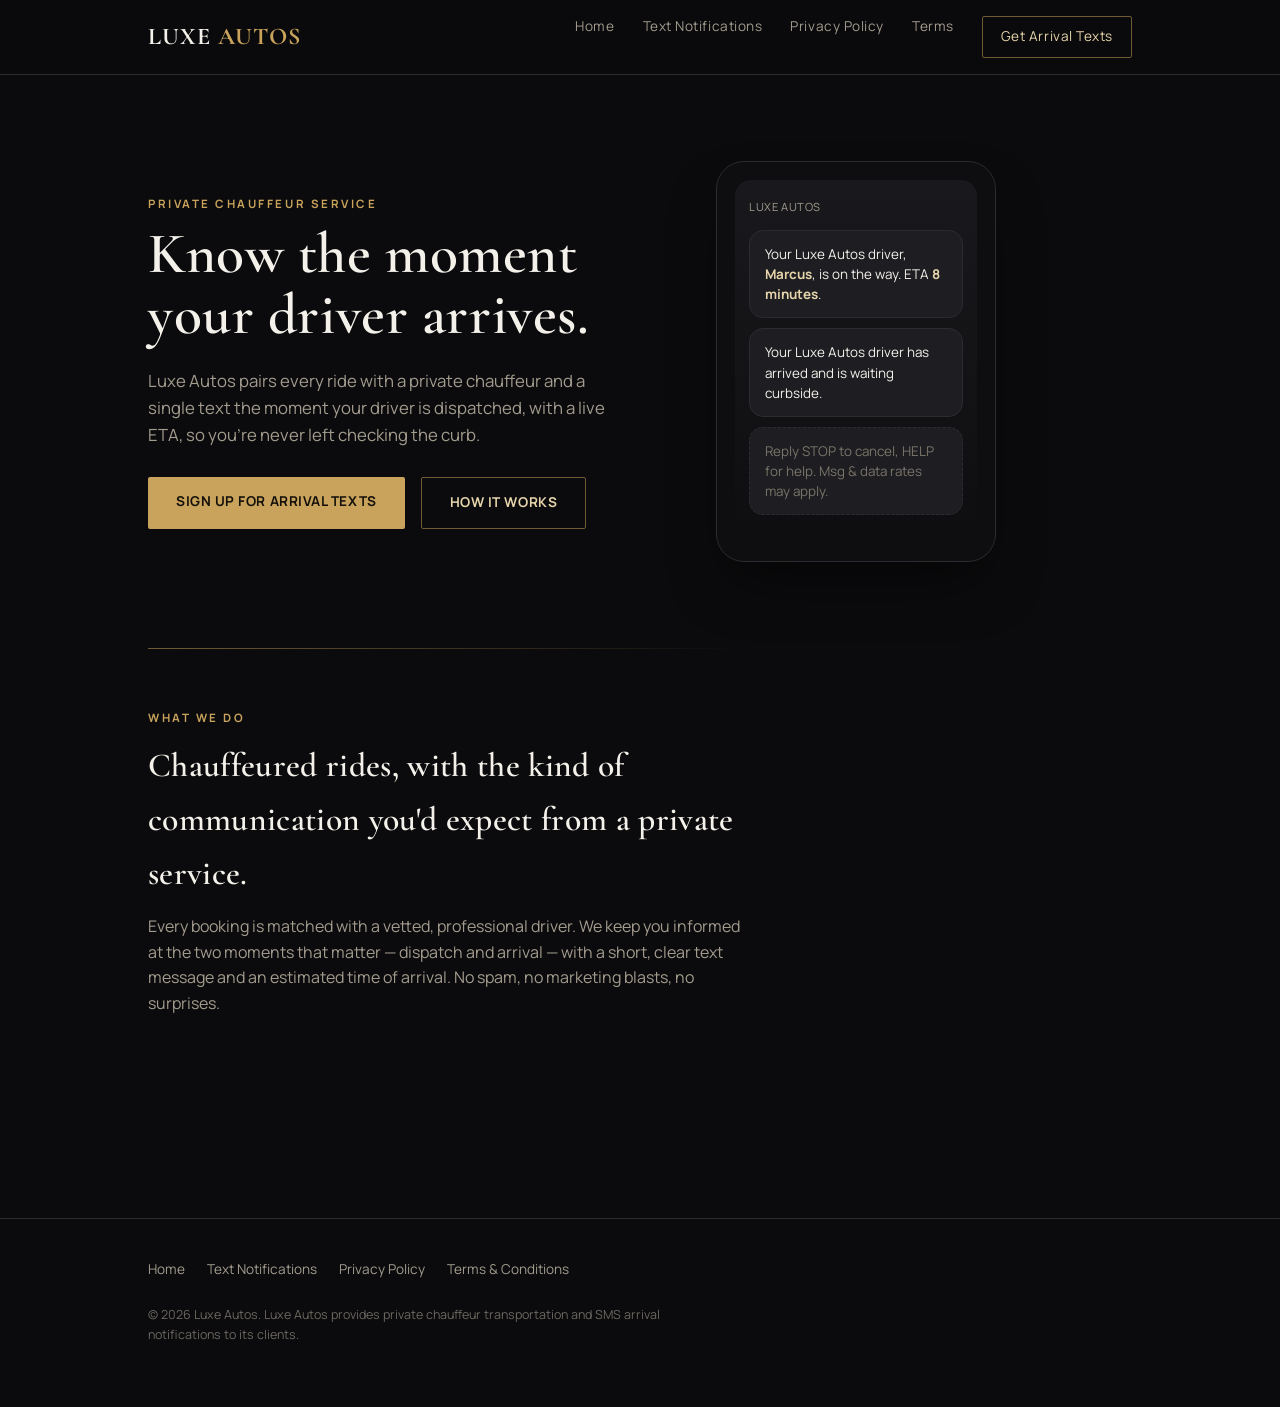
<file: index.html>
<!DOCTYPE html>
<html lang="en">
<head>
<meta charset="UTF-8">
<meta name="viewport" content="width=device-width, initial-scale=1.0">
<title>Luxe Autos — Private Driver Service</title>
<meta name="description" content="Luxe Autos provides private chauffeured rides with real-time text notifications when your driver is on the way and arriving.">
<link rel="preconnect" href="https://fonts.googleapis.com">
<link href="https://fonts.googleapis.com/css2?family=Cormorant+Garamond:wght@500;600;700&family=Manrope:wght@400;500;700;800&display=swap" rel="stylesheet">
<link rel="stylesheet" href="styles.css">
</head>
<body>

<header class="site-header">
  <div class="wrap">
    <a href="index.html" class="brand">LUXE <span>AUTOS</span></a>
    <nav>
      <a href="index.html">Home</a>
      <a href="sms-notifications.html">Text Notifications</a>
      <a href="privacy-policy.html">Privacy Policy</a>
      <a href="terms.html">Terms</a>
      <a href="sms-notifications.html#signup" class="nav-cta">Get Arrival Texts</a>
    </nav>
  </div>
</header>

<section>
  <div class="wrap hero-grid">
    <div>
      <p class="eyebrow">Private Chauffeur Service</p>
      <h1>Know the moment<br>your driver arrives.</h1>
      <p style="font-size:1.05rem; max-width: 480px;">Luxe Autos pairs every ride with a private chauffeur and a single text the moment your driver is dispatched, with a live ETA, so you're never left checking the curb.</p>
      <div style="display:flex; gap:16px; margin-top:28px;">
        <a href="sms-notifications.html#signup" class="btn btn-primary">Sign Up for Arrival Texts</a>
        <a href="sms-notifications.html" class="btn btn-ghost">How It Works</a>
      </div>
    </div>
    <div class="phone-mock">
      <div class="screen">
        <div class="sender">Luxe Autos</div>
        <div class="bubble">Your Luxe Autos driver, <strong>Marcus</strong>, is on the way. ETA <strong>8 minutes</strong>.</div>
        <div class="bubble">Your Luxe Autos driver has arrived and is waiting curbside.</div>
        <div class="bubble" style="color:#7a7569; border-style:dashed;">Reply STOP to cancel, HELP for help. Msg &amp; data rates may apply.</div>
      </div>
    </div>
  </div>
</section>

<section style="padding-top:0;">
  <div class="wrap">
    <div class="divider"></div>
    <p class="eyebrow">What We Do</p>
    <h2 style="max-width:640px;">Chauffeured rides, with the kind of communication you'd expect from a private service.</h2>
    <p style="max-width:600px;">Every booking is matched with a vetted, professional driver. We keep you informed at the two moments that matter — dispatch and arrival — with a short, clear text message and an estimated time of arrival. No spam, no marketing blasts, no surprises.</p>
  </div>
</section>

<footer>
  <div class="wrap">
    <div class="foot-links">
      <a href="index.html">Home</a>
      <a href="sms-notifications.html">Text Notifications</a>
      <a href="privacy-policy.html">Privacy Policy</a>
      <a href="terms.html">Terms &amp; Conditions</a>
    </div>
    <p class="foot-note">© 2026 Luxe Autos. Luxe Autos provides private chauffeur transportation and SMS arrival notifications to its clients.</p>
  </div>
</footer>

</body>
</html>
</file>
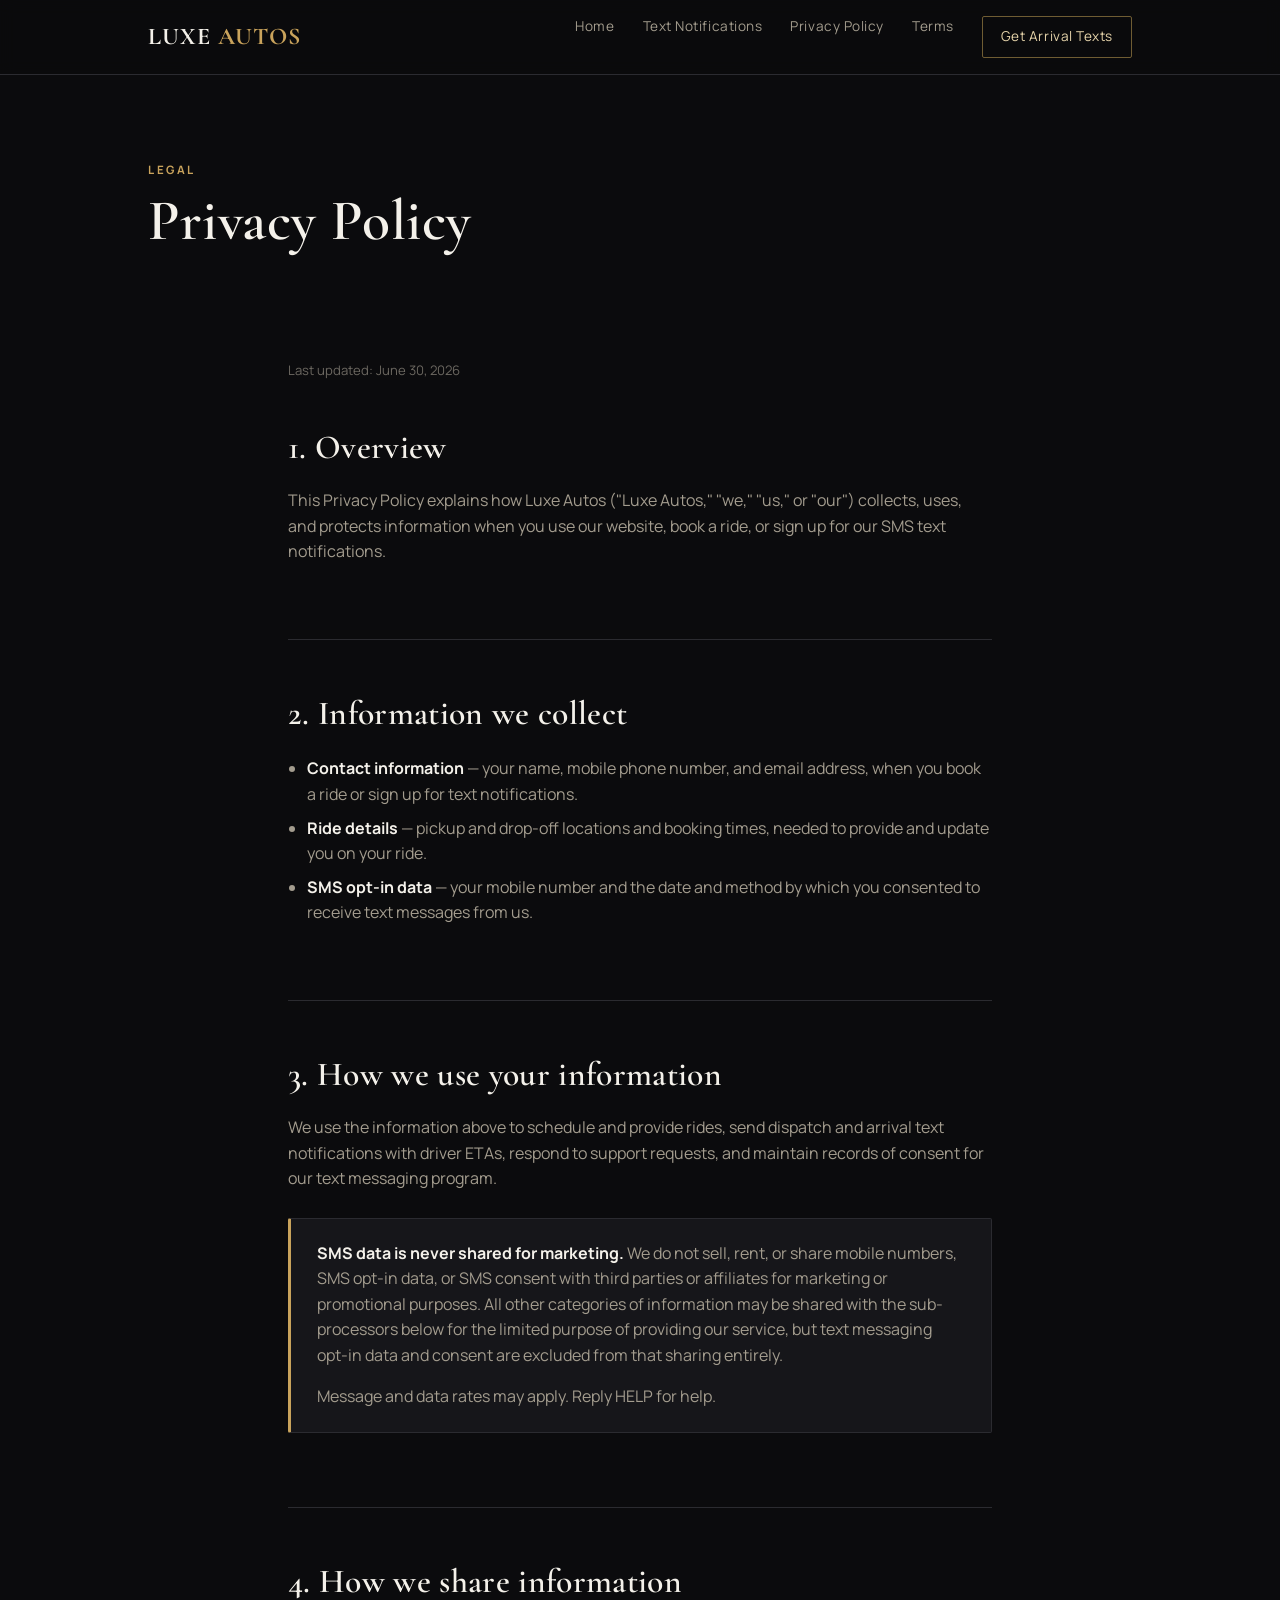
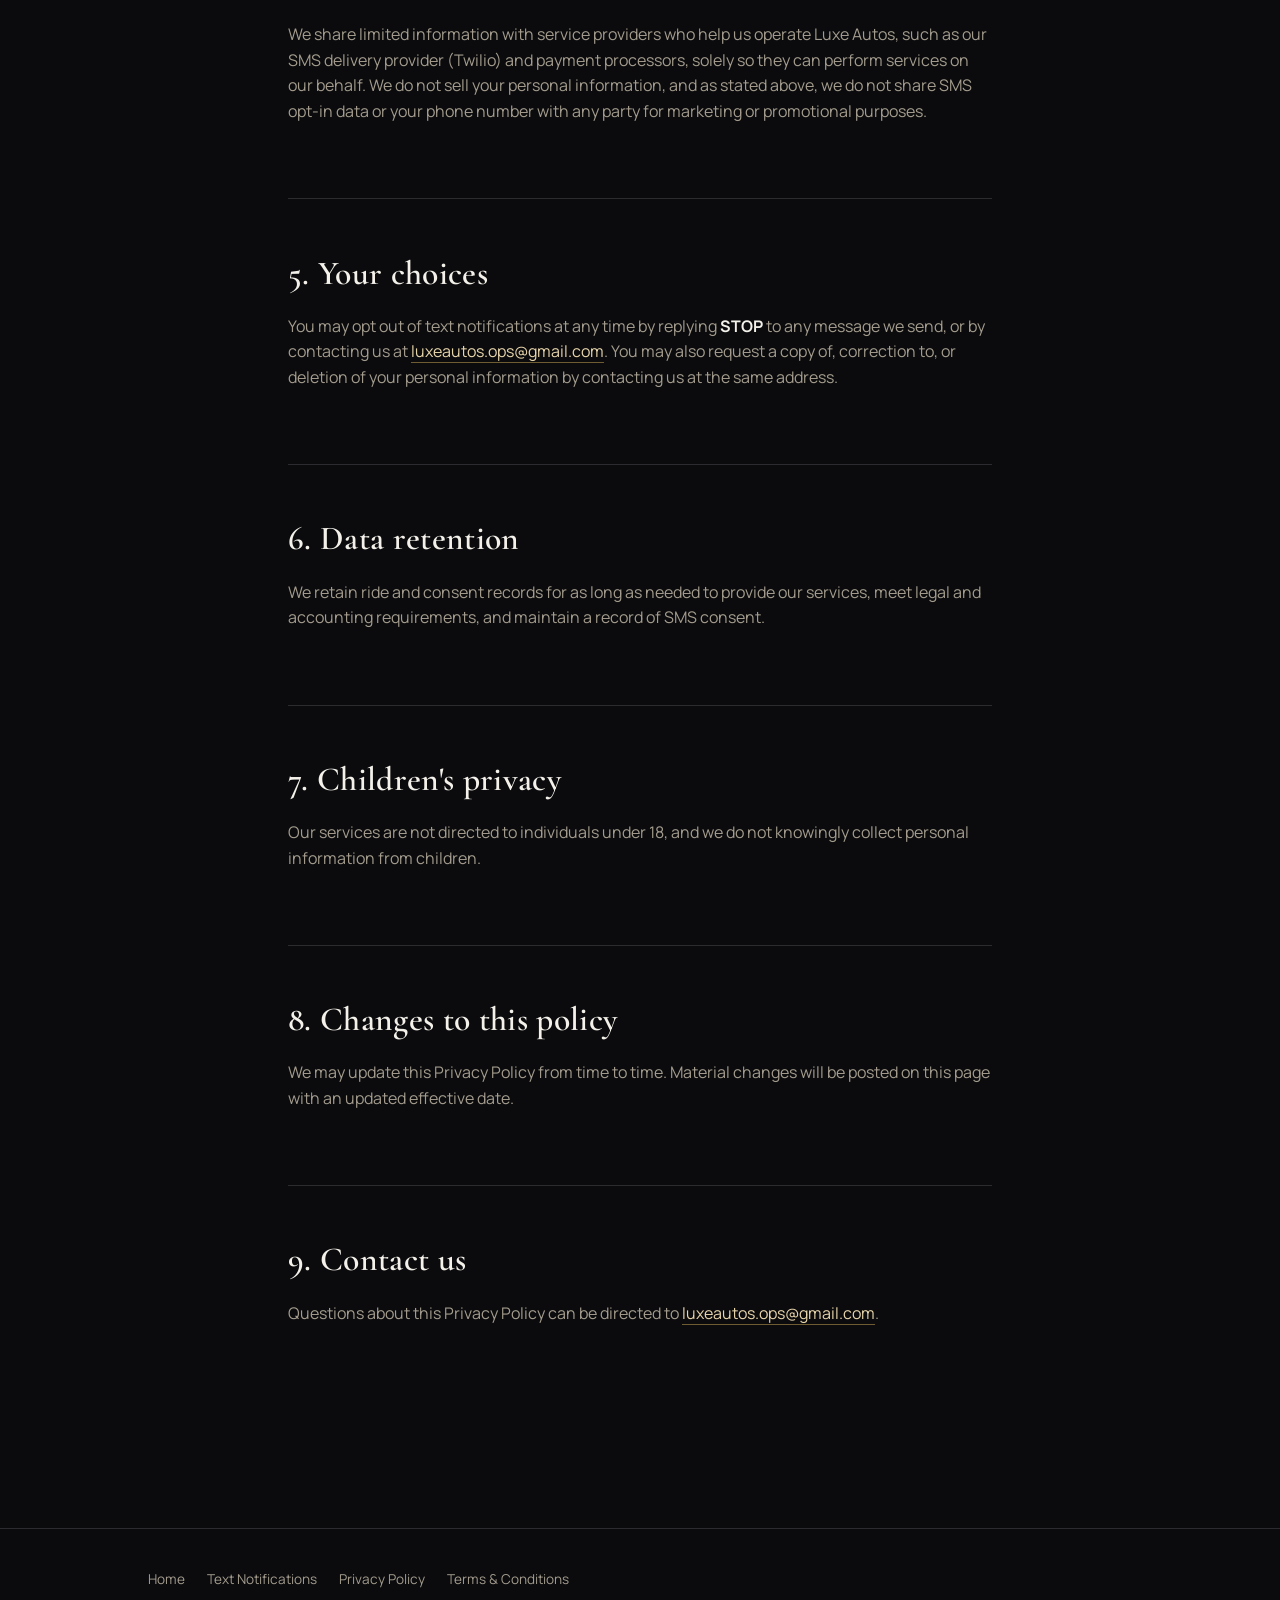
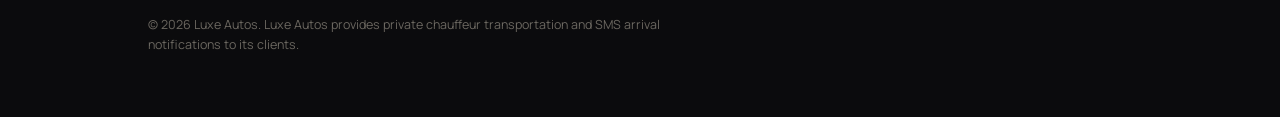
<file: privacy-policy.html>
<!DOCTYPE html>
<html lang="en">
<head>
<meta charset="UTF-8">
<meta name="viewport" content="width=device-width, initial-scale=1.0">
<title>Privacy Policy — Luxe Autos</title>
<link rel="preconnect" href="https://fonts.googleapis.com">
<link href="https://fonts.googleapis.com/css2?family=Cormorant+Garamond:wght@500;600;700&family=Manrope:wght@400;500;700;800&display=swap" rel="stylesheet">
<link rel="stylesheet" href="styles.css">
</head>
<body>

<header class="site-header">
  <div class="wrap">
    <a href="index.html" class="brand">LUXE <span>AUTOS</span></a>
    <nav>
      <a href="index.html">Home</a>
      <a href="sms-notifications.html">Text Notifications</a>
      <a href="privacy-policy.html">Privacy Policy</a>
      <a href="terms.html">Terms</a>
      <a href="sms-notifications.html#signup" class="nav-cta">Get Arrival Texts</a>
    </nav>
  </div>
</header>

<section style="padding-bottom:0;">
  <div class="wrap">
    <p class="eyebrow">Legal</p>
    <h1>Privacy Policy</h1>
  </div>
</section>

<section>
  <div class="wrap legal" style="max-width:760px;">
    <p class="updated">Last updated: June 30, 2026</p>

    <h2>1. Overview</h2>
    <p>This Privacy Policy explains how Luxe Autos ("Luxe Autos," "we," "us," or "our") collects, uses, and protects information when you use our website, book a ride, or sign up for our SMS text notifications.</p>

    <h2>2. Information we collect</h2>
    <ul>
      <li><strong>Contact information</strong> — your name, mobile phone number, and email address, when you book a ride or sign up for text notifications.</li>
      <li><strong>Ride details</strong> — pickup and drop-off locations and booking times, needed to provide and update you on your ride.</li>
      <li><strong>SMS opt-in data</strong> — your mobile number and the date and method by which you consented to receive text messages from us.</li>
    </ul>

    <h2>3. How we use your information</h2>
    <p>We use the information above to schedule and provide rides, send dispatch and arrival text notifications with driver ETAs, respond to support requests, and maintain records of consent for our text messaging program.</p>

    <div class="callout">
      <p><strong>SMS data is never shared for marketing.</strong> We do not sell, rent, or share mobile numbers, SMS opt-in data, or SMS consent with third parties or affiliates for marketing or promotional purposes. All other categories of information may be shared with the sub-processors below for the limited purpose of providing our service, but text messaging opt-in data and consent are excluded from that sharing entirely.</p>
      <p>Message and data rates may apply. Reply HELP for help.</p>
    </div>

    <h2>4. How we share information</h2>
    <p>We share limited information with service providers who help us operate Luxe Autos, such as our SMS delivery provider (Twilio) and payment processors, solely so they can perform services on our behalf. We do not sell your personal information, and as stated above, we do not share SMS opt-in data or your phone number with any party for marketing or promotional purposes.</p>

    <h2>5. Your choices</h2>
    <p>You may opt out of text notifications at any time by replying <strong>STOP</strong> to any message we send, or by contacting us at <a href="mailto:luxeautos.ops@gmail.com">luxeautos.ops@gmail.com</a>. You may also request a copy of, correction to, or deletion of your personal information by contacting us at the same address.</p>

    <h2>6. Data retention</h2>
    <p>We retain ride and consent records for as long as needed to provide our services, meet legal and accounting requirements, and maintain a record of SMS consent.</p>

    <h2>7. Children's privacy</h2>
    <p>Our services are not directed to individuals under 18, and we do not knowingly collect personal information from children.</p>

    <h2>8. Changes to this policy</h2>
    <p>We may update this Privacy Policy from time to time. Material changes will be posted on this page with an updated effective date.</p>

    <h2>9. Contact us</h2>
    <p>Questions about this Privacy Policy can be directed to <a href="mailto:luxeautos.ops@gmail.com">luxeautos.ops@gmail.com</a>.</p>
  </div>
</section>

<footer>
  <div class="wrap">
    <div class="foot-links">
      <a href="index.html">Home</a>
      <a href="sms-notifications.html">Text Notifications</a>
      <a href="privacy-policy.html">Privacy Policy</a>
      <a href="terms.html">Terms &amp; Conditions</a>
    </div>
    <p class="foot-note">© 2026 Luxe Autos. Luxe Autos provides private chauffeur transportation and SMS arrival notifications to its clients.</p>
  </div>
</footer>

</body>
</html>
</file>
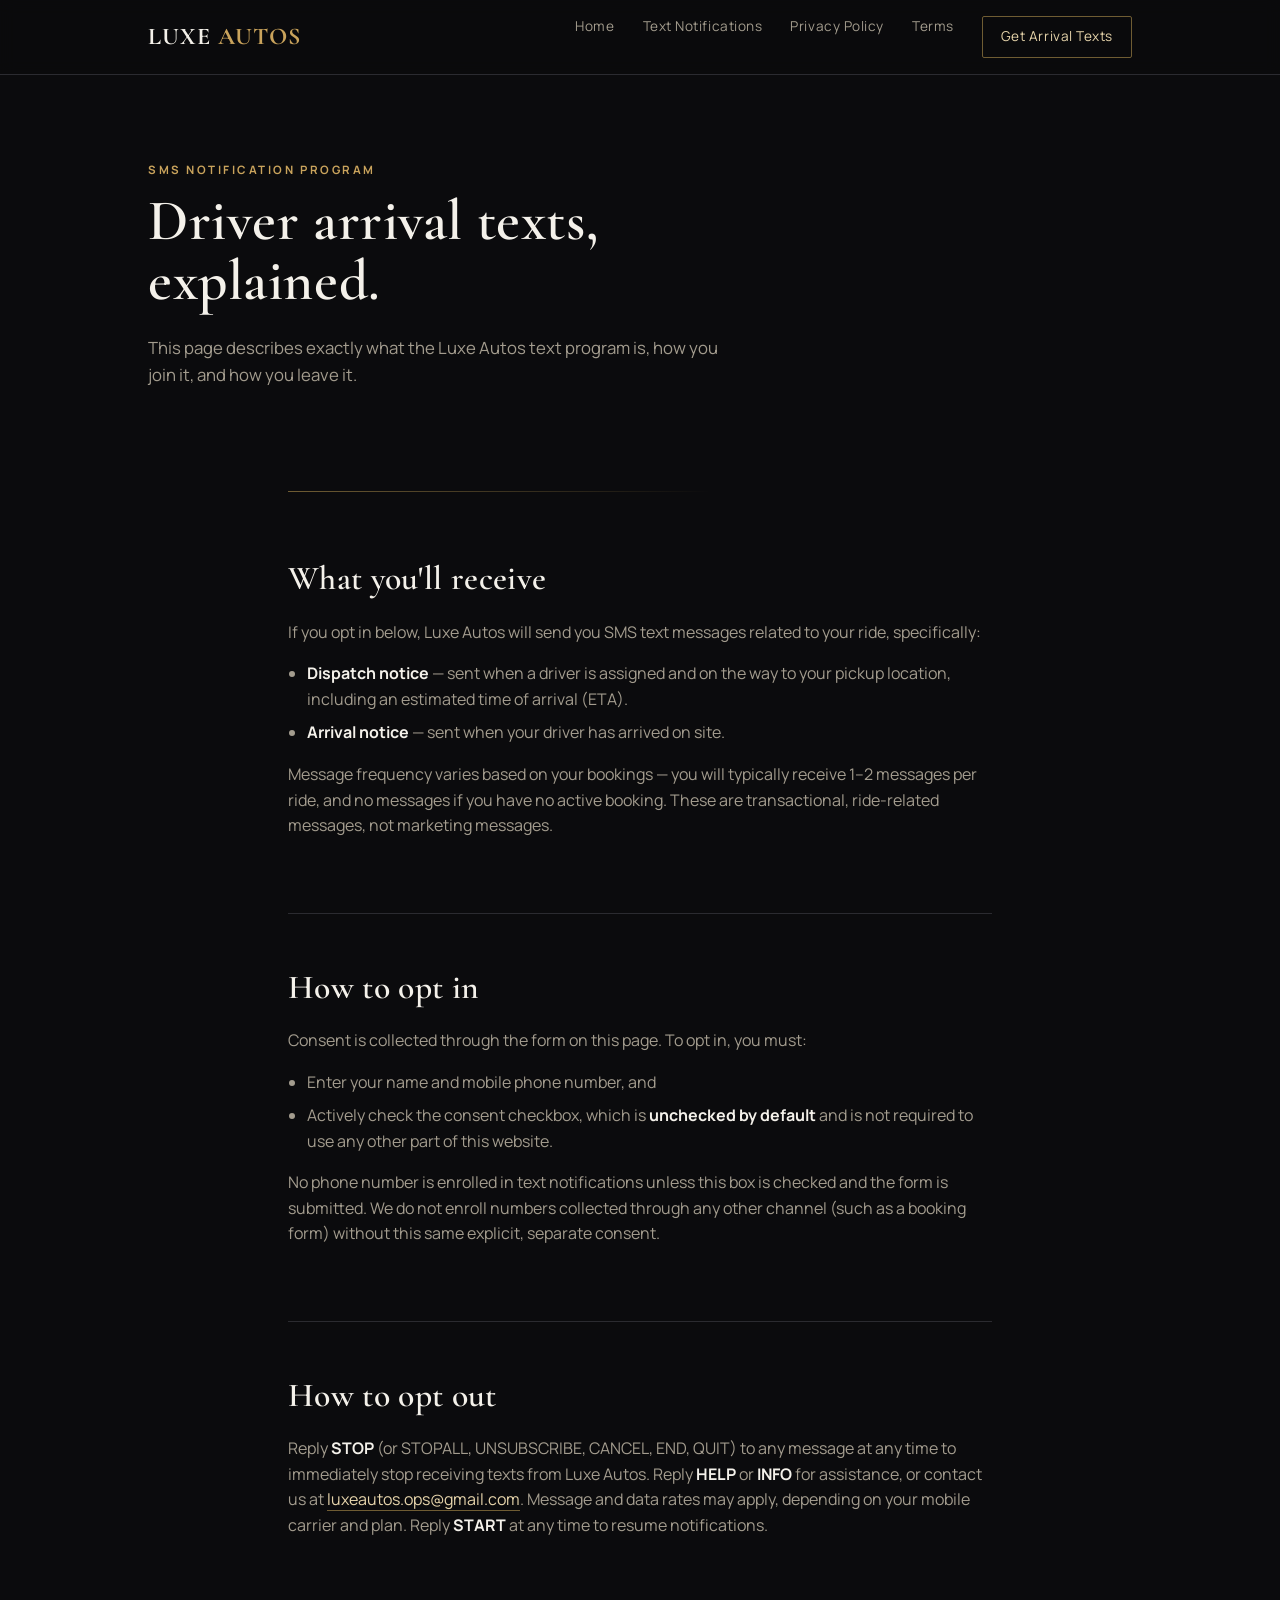
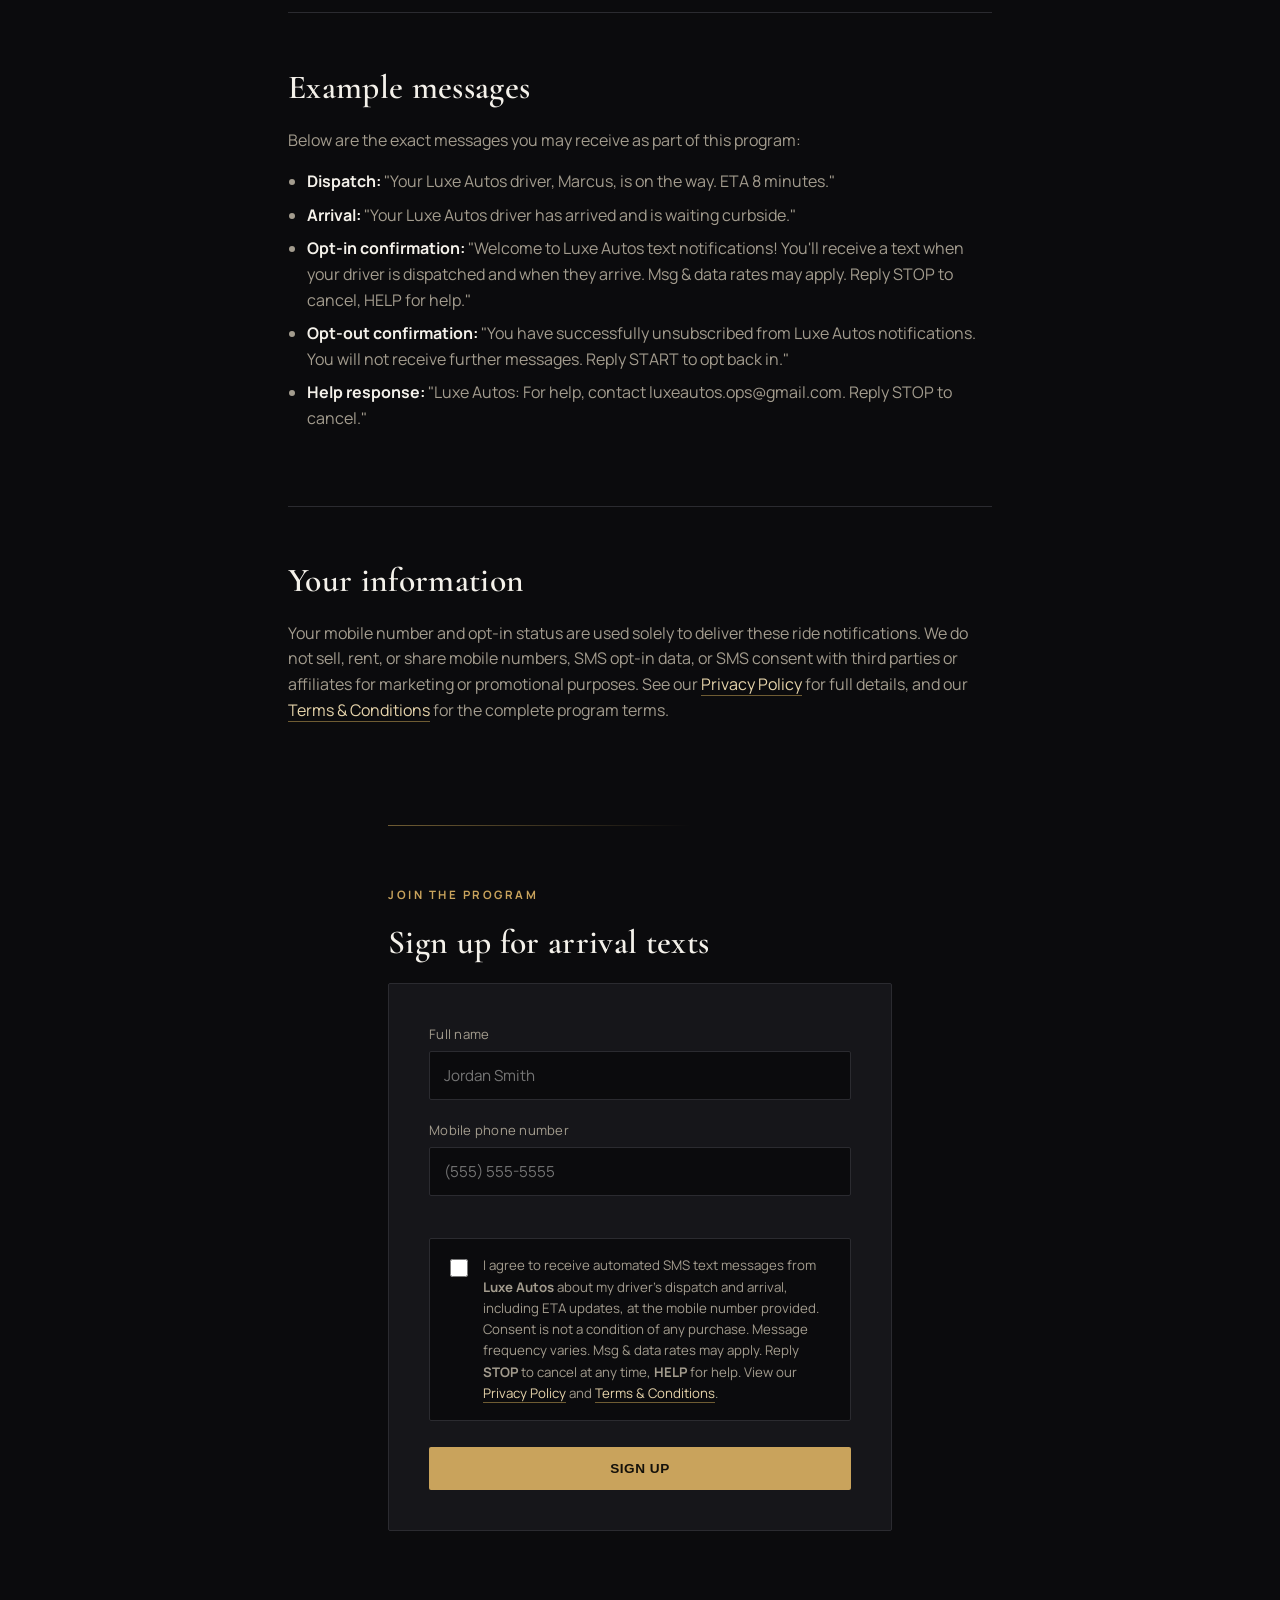
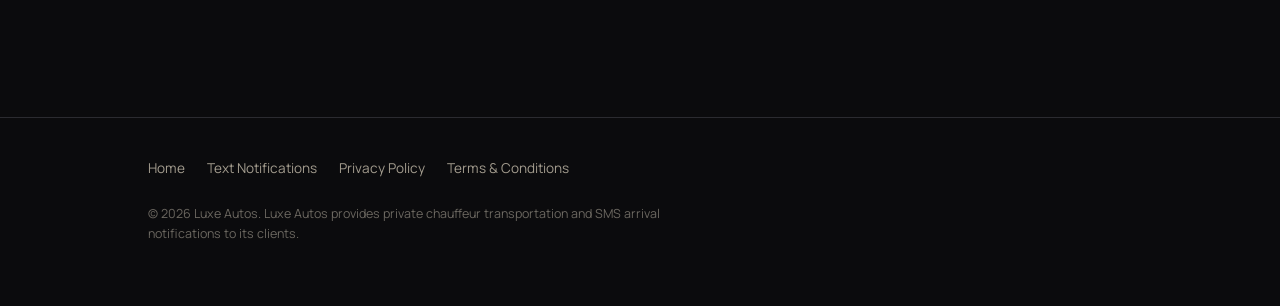
<file: sms-notifications.html>
<!DOCTYPE html>
<html lang="en">
<head>
<meta charset="UTF-8">
<meta name="viewport" content="width=device-width, initial-scale=1.0">
<title>Text Notifications — Luxe Autos</title>
<meta name="description" content="How Luxe Autos SMS arrival notifications work, including how to opt in and opt out.">
<link rel="preconnect" href="https://fonts.googleapis.com">
<link href="https://fonts.googleapis.com/css2?family=Cormorant+Garamond:wght@500;600;700&family=Manrope:wght@400;500;700;800&display=swap" rel="stylesheet">
<link rel="stylesheet" href="styles.css">
</head>
<body>

<header class="site-header">
  <div class="wrap">
    <a href="index.html" class="brand">LUXE <span>AUTOS</span></a>
    <nav>
      <a href="index.html">Home</a>
      <a href="sms-notifications.html">Text Notifications</a>
      <a href="privacy-policy.html">Privacy Policy</a>
      <a href="terms.html">Terms</a>
      <a href="sms-notifications.html#signup" class="nav-cta">Get Arrival Texts</a>
    </nav>
  </div>
</header>

<section style="padding-bottom:0;">
  <div class="wrap">
    <p class="eyebrow">SMS Notification Program</p>
    <h1 style="max-width:680px;">Driver arrival texts, explained.</h1>
    <p style="font-size:1.05rem; max-width:600px;">This page describes exactly what the Luxe Autos text program is, how you join it, and how you leave it.</p>
  </div>
</section>

<section>
  <div class="wrap legal" style="max-width:760px;">
    <div class="divider"></div>

    <h2>What you'll receive</h2>
    <p>If you opt in below, Luxe Autos will send you SMS text messages related to your ride, specifically:</p>
    <ul>
      <li><strong>Dispatch notice</strong> — sent when a driver is assigned and on the way to your pickup location, including an estimated time of arrival (ETA).</li>
      <li><strong>Arrival notice</strong> — sent when your driver has arrived on site.</li>
    </ul>
    <p>Message frequency varies based on your bookings — you will typically receive 1–2 messages per ride, and no messages if you have no active booking. These are transactional, ride-related messages, not marketing messages.</p>

    <h2>How to opt in</h2>
    <p>Consent is collected through the form on this page. To opt in, you must:</p>
    <ul>
      <li>Enter your name and mobile phone number, and</li>
      <li>Actively check the consent checkbox, which is <strong>unchecked by default</strong> and is not required to use any other part of this website.</li>
    </ul>
    <p>No phone number is enrolled in text notifications unless this box is checked and the form is submitted. We do not enroll numbers collected through any other channel (such as a booking form) without this same explicit, separate consent.</p>

    <h2>How to opt out</h2>
    <p>Reply <strong>STOP</strong> (or STOPALL, UNSUBSCRIBE, CANCEL, END, QUIT) to any message at any time to immediately stop receiving texts from Luxe Autos. Reply <strong>HELP</strong> or <strong>INFO</strong> for assistance, or contact us at <a href="mailto:luxeautos.ops@gmail.com">luxeautos.ops@gmail.com</a>. Message and data rates may apply, depending on your mobile carrier and plan. Reply <strong>START</strong> at any time to resume notifications.</p>

    <h2>Example messages</h2>
    <p>Below are the exact messages you may receive as part of this program:</p>
    <ul>
      <li><strong>Dispatch:</strong> "Your Luxe Autos driver, Marcus, is on the way. ETA 8 minutes."</li>
      <li><strong>Arrival:</strong> "Your Luxe Autos driver has arrived and is waiting curbside."</li>
      <li><strong>Opt-in confirmation:</strong> "Welcome to Luxe Autos text notifications! You'll receive a text when your driver is dispatched and when they arrive. Msg &amp; data rates may apply. Reply STOP to cancel, HELP for help."</li>
      <li><strong>Opt-out confirmation:</strong> "You have successfully unsubscribed from Luxe Autos notifications. You will not receive further messages. Reply START to opt back in."</li>
      <li><strong>Help response:</strong> "Luxe Autos: For help, contact luxeautos.ops@gmail.com. Reply STOP to cancel."</li>
    </ul>

    <h2>Your information</h2>
    <p>Your mobile number and opt-in status are used solely to deliver these ride notifications. We do not sell, rent, or share mobile numbers, SMS opt-in data, or SMS consent with third parties or affiliates for marketing or promotional purposes. See our <a href="privacy-policy.html">Privacy Policy</a> for full details, and our <a href="terms.html">Terms &amp; Conditions</a> for the complete program terms.</p>
  </div>
</section>

<section id="signup" style="padding-top:0;">
  <div class="wrap" style="max-width:560px;">
    <div class="divider"></div>
    <p class="eyebrow">Join the Program</p>
    <h2>Sign up for arrival texts</h2>
    <div class="form-panel">
      <form id="optin-form">
        <label for="name">Full name</label>
        <input type="text" id="name" name="name" required placeholder="Jordan Smith">

        <label for="phone">Mobile phone number</label>
        <input type="tel" id="phone" name="phone" required placeholder="(555) 555-5555">

        <div class="consent-row">
          <input type="checkbox" id="consent" name="consent" required>
          <p>
            I agree to receive automated SMS text messages from <strong>Luxe Autos</strong> about my driver's dispatch and arrival, including ETA updates, at the mobile number provided. Consent is not a condition of any purchase. Message frequency varies. Msg &amp; data rates may apply. Reply <strong>STOP</strong> to cancel at any time, <strong>HELP</strong> for help. View our <a href="privacy-policy.html" target="_blank">Privacy Policy</a> and <a href="terms.html" target="_blank">Terms &amp; Conditions</a>.
          </p>
        </div>

        <button type="submit" class="btn btn-primary" style="width:100%;">Sign Up</button>
        <p class="form-msg" id="form-msg"></p>
      </form>
    </div>
  </div>
</section>

<footer>
  <div class="wrap">
    <div class="foot-links">
      <a href="index.html">Home</a>
      <a href="sms-notifications.html">Text Notifications</a>
      <a href="privacy-policy.html">Privacy Policy</a>
      <a href="terms.html">Terms &amp; Conditions</a>
    </div>
    <p class="foot-note">© 2026 Luxe Autos. Luxe Autos provides private chauffeur transportation and SMS arrival notifications to its clients.</p>
  </div>
</footer>

<script>
document.getElementById('optin-form').addEventListener('submit', function(e){
  e.preventDefault();
  var msg = document.getElementById('form-msg');
  var consent = document.getElementById('consent').checked;
  if (!consent) {
    msg.textContent = 'Please check the consent box to sign up for text notifications.';
    msg.className = 'form-msg show';
    return;
  }
  msg.textContent = 'You\'re signed up. Watch for a confirmation text shortly.';
  msg.className = 'form-msg show ok';
  this.reset();
});
</script>

</body>
</html>
</file>
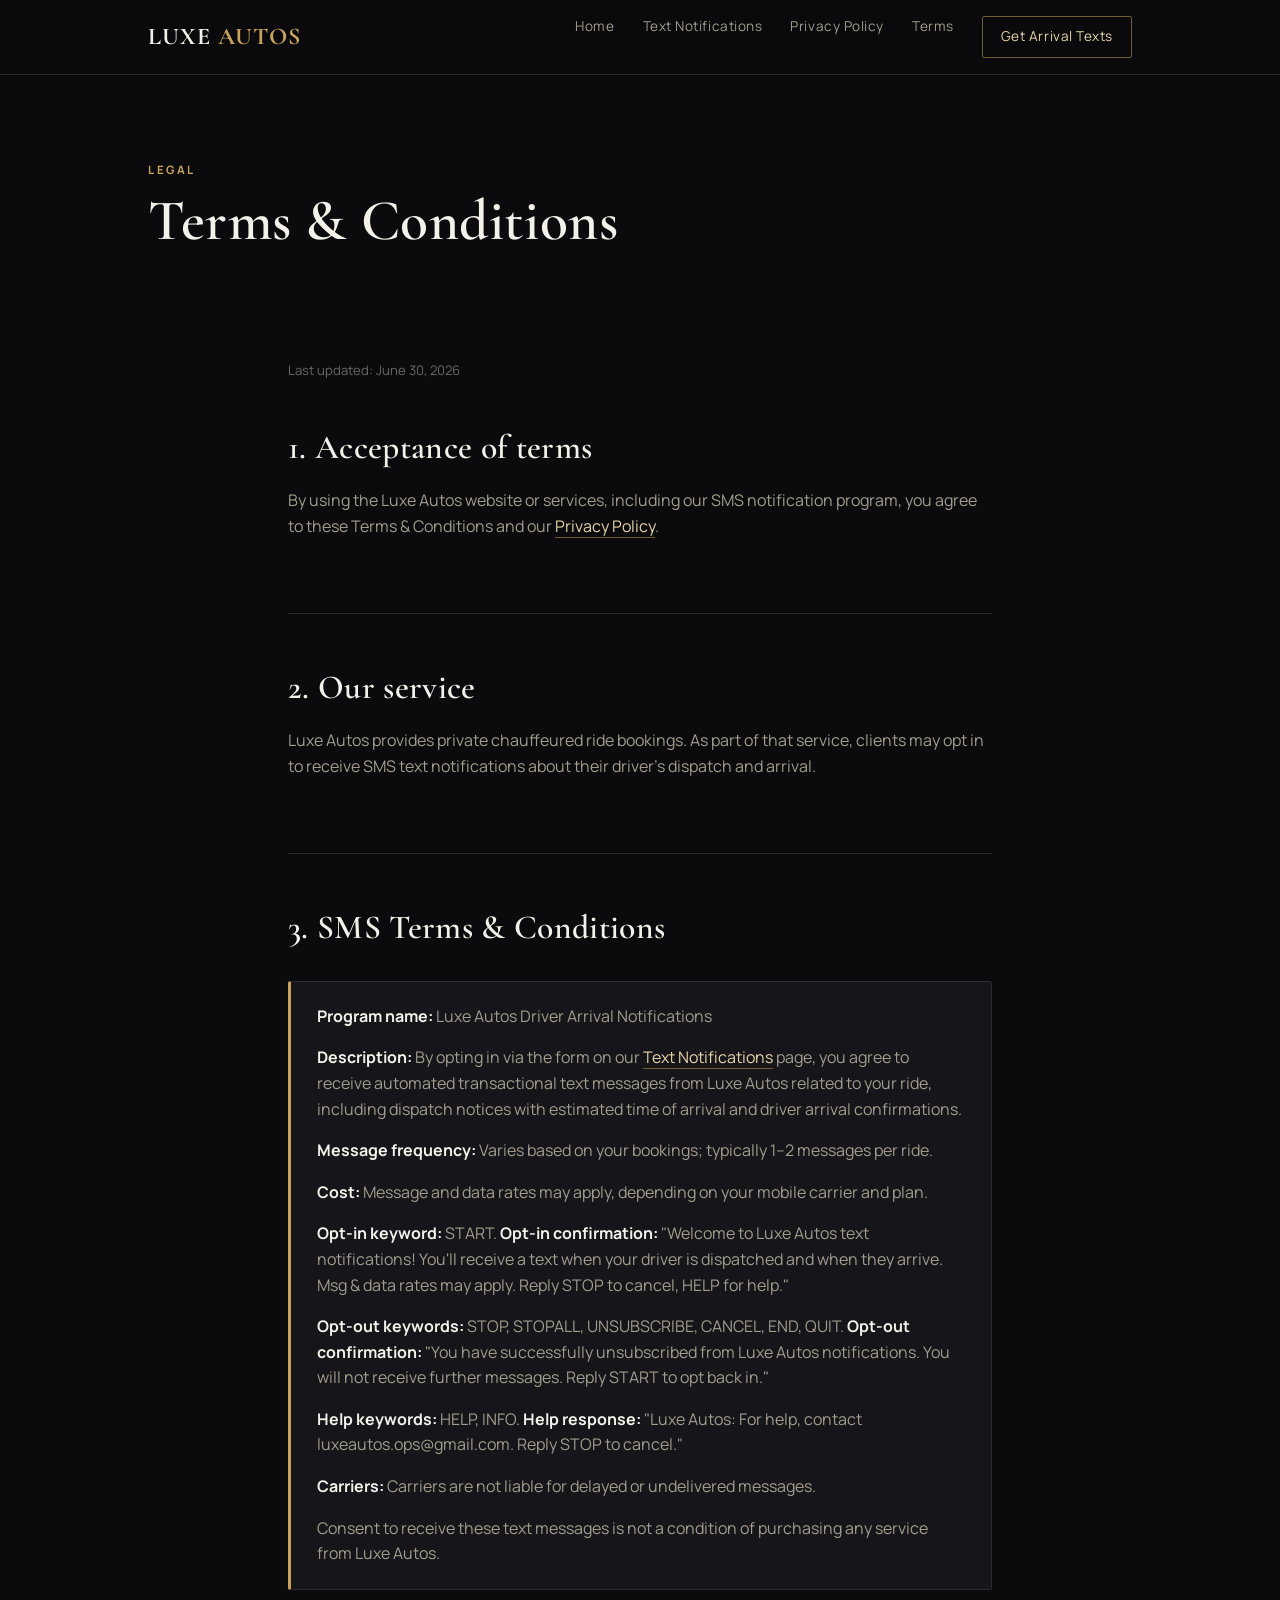
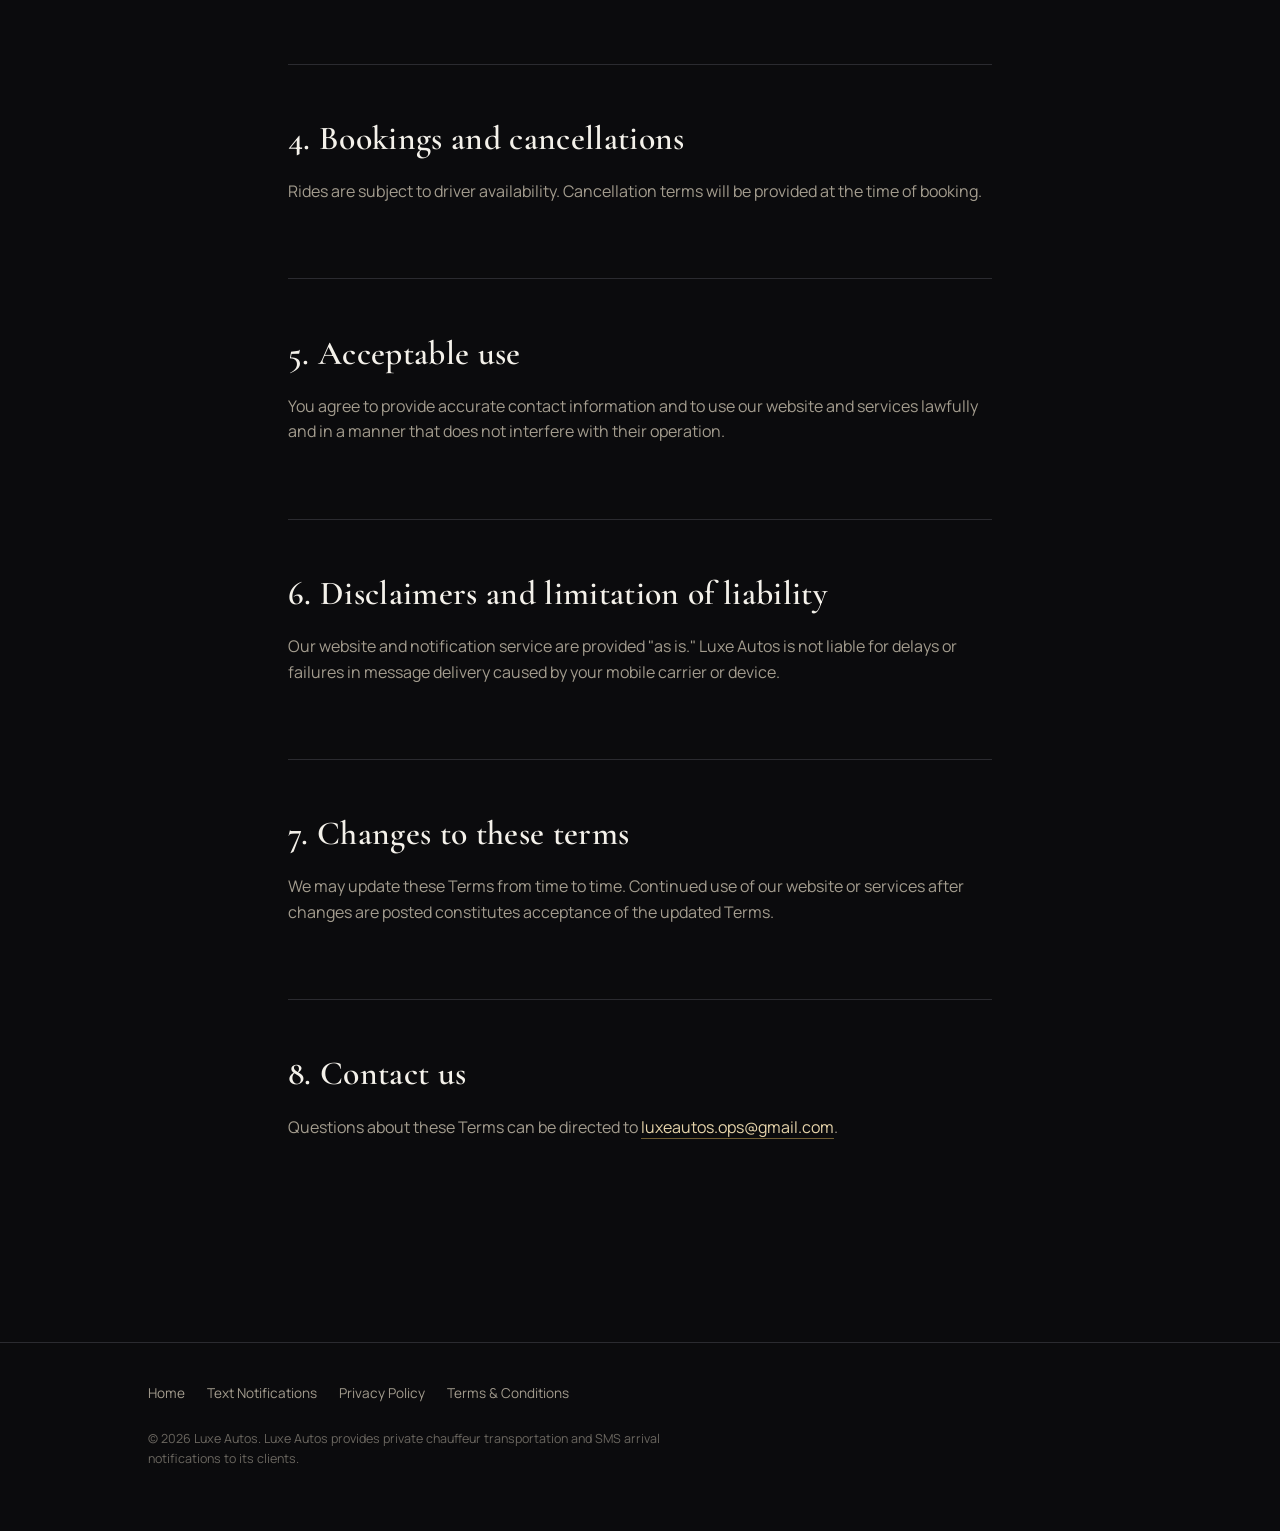
<file: terms.html>
<!DOCTYPE html>
<html lang="en">
<head>
<meta charset="UTF-8">
<meta name="viewport" content="width=device-width, initial-scale=1.0">
<title>Terms &amp; Conditions — Luxe Autos</title>
<link rel="preconnect" href="https://fonts.googleapis.com">
<link href="https://fonts.googleapis.com/css2?family=Cormorant+Garamond:wght@500;600;700&family=Manrope:wght@400;500;700;800&display=swap" rel="stylesheet">
<link rel="stylesheet" href="styles.css">
</head>
<body>

<header class="site-header">
  <div class="wrap">
    <a href="index.html" class="brand">LUXE <span>AUTOS</span></a>
    <nav>
      <a href="index.html">Home</a>
      <a href="sms-notifications.html">Text Notifications</a>
      <a href="privacy-policy.html">Privacy Policy</a>
      <a href="terms.html">Terms</a>
      <a href="sms-notifications.html#signup" class="nav-cta">Get Arrival Texts</a>
    </nav>
  </div>
</header>

<section style="padding-bottom:0;">
  <div class="wrap">
    <p class="eyebrow">Legal</p>
    <h1>Terms &amp; Conditions</h1>
  </div>
</section>

<section>
  <div class="wrap legal" style="max-width:760px;">
    <p class="updated">Last updated: June 30, 2026</p>

    <h2>1. Acceptance of terms</h2>
    <p>By using the Luxe Autos website or services, including our SMS notification program, you agree to these Terms &amp; Conditions and our <a href="privacy-policy.html">Privacy Policy</a>.</p>

    <h2>2. Our service</h2>
    <p>Luxe Autos provides private chauffeured ride bookings. As part of that service, clients may opt in to receive SMS text notifications about their driver's dispatch and arrival.</p>

    <h2>3. SMS Terms &amp; Conditions</h2>
    <div class="callout">
      <p><strong>Program name:</strong> Luxe Autos Driver Arrival Notifications</p>
      <p><strong>Description:</strong> By opting in via the form on our <a href="sms-notifications.html">Text Notifications</a> page, you agree to receive automated transactional text messages from Luxe Autos related to your ride, including dispatch notices with estimated time of arrival and driver arrival confirmations.</p>
      <p><strong>Message frequency:</strong> Varies based on your bookings; typically 1–2 messages per ride.</p>
      <p><strong>Cost:</strong> Message and data rates may apply, depending on your mobile carrier and plan.</p>
      <p><strong>Opt-in keyword:</strong> START. <strong>Opt-in confirmation:</strong> "Welcome to Luxe Autos text notifications! You'll receive a text when your driver is dispatched and when they arrive. Msg &amp; data rates may apply. Reply STOP to cancel, HELP for help."</p>
      <p><strong>Opt-out keywords:</strong> STOP, STOPALL, UNSUBSCRIBE, CANCEL, END, QUIT. <strong>Opt-out confirmation:</strong> "You have successfully unsubscribed from Luxe Autos notifications. You will not receive further messages. Reply START to opt back in."</p>
      <p><strong>Help keywords:</strong> HELP, INFO. <strong>Help response:</strong> "Luxe Autos: For help, contact luxeautos.ops@gmail.com. Reply STOP to cancel."</p>
      <p><strong>Carriers:</strong> Carriers are not liable for delayed or undelivered messages.</p>
      <p>Consent to receive these text messages is not a condition of purchasing any service from Luxe Autos.</p>
    </div>

    <h2>4. Bookings and cancellations</h2>
    <p>Rides are subject to driver availability. Cancellation terms will be provided at the time of booking.</p>

    <h2>5. Acceptable use</h2>
    <p>You agree to provide accurate contact information and to use our website and services lawfully and in a manner that does not interfere with their operation.</p>

    <h2>6. Disclaimers and limitation of liability</h2>
    <p>Our website and notification service are provided "as is." Luxe Autos is not liable for delays or failures in message delivery caused by your mobile carrier or device.</p>

    <h2>7. Changes to these terms</h2>
    <p>We may update these Terms from time to time. Continued use of our website or services after changes are posted constitutes acceptance of the updated Terms.</p>

    <h2>8. Contact us</h2>
    <p>Questions about these Terms can be directed to <a href="mailto:luxeautos.ops@gmail.com">luxeautos.ops@gmail.com</a>.</p>
  </div>
</section>

<footer>
  <div class="wrap">
    <div class="foot-links">
      <a href="index.html">Home</a>
      <a href="sms-notifications.html">Text Notifications</a>
      <a href="privacy-policy.html">Privacy Policy</a>
      <a href="terms.html">Terms &amp; Conditions</a>
    </div>
    <p class="foot-note">© 2026 Luxe Autos. Luxe Autos provides private chauffeur transportation and SMS arrival notifications to its clients.</p>
  </div>
</footer>

</body>
</html>
</file>
<file: styles.css>
/* Luxe Autos — shared styles */

:root {
  --bg: #0b0b0d;
  --panel: #16161a;
  --panel-2: #1d1d22;
  --line: #2b2b30;
  --text: #f4f1ea;
  --text-muted: #a39c8e;
  --accent: #c9a35c;
  --accent-soft: #e6d4ab;
  --accent-dim: #6f5c33;
  --radius: 2px;
  --max: 1040px;
}

* { box-sizing: border-box; }

html { scroll-behavior: smooth; }

body {
  margin: 0;
  background: var(--bg);
  color: var(--text);
  font-family: "Manrope", -apple-system, BlinkMacSystemFont, "Segoe UI", sans-serif;
  font-size: 16px;
  line-height: 1.6;
  -webkit-font-smoothing: antialiased;
}

h1, h2, h3, .display {
  font-family: "Cormorant Garamond", Georgia, serif;
  font-weight: 600;
  letter-spacing: 0.01em;
  color: var(--text);
  margin: 0 0 0.4em 0;
}

h1 { font-size: clamp(2.4rem, 5vw, 3.6rem); line-height: 1.05; font-weight: 600; }
h2 { font-size: clamp(1.6rem, 3vw, 2.1rem); }
h3 { font-size: 1.25rem; font-family: "Manrope", sans-serif; font-weight: 700; letter-spacing: 0.02em; }

p { color: var(--text-muted); margin: 0 0 1em 0; }

a { color: var(--accent-soft); text-decoration: none; border-bottom: 1px solid var(--accent-dim); }
a:hover { color: var(--accent); border-color: var(--accent); }

.eyebrow {
  font-size: 0.72rem;
  letter-spacing: 0.22em;
  text-transform: uppercase;
  color: var(--accent);
  font-weight: 700;
}

.wrap {
  max-width: var(--max);
  margin: 0 auto;
  padding: 0 28px;
}

/* Header */
.site-header {
  border-bottom: 1px solid var(--line);
  position: sticky;
  top: 0;
  background: rgba(11,11,13,0.92);
  backdrop-filter: blur(8px);
  z-index: 50;
}
.site-header .wrap {
  display: flex;
  align-items: center;
  justify-content: space-between;
  height: 74px;
}
.brand {
  font-family: "Cormorant Garamond", serif;
  font-size: 1.5rem;
  font-weight: 700;
  letter-spacing: 0.04em;
  color: var(--text);
  border: none;
}
.brand span { color: var(--accent); }
nav { display: flex; gap: 28px; }
nav a {
  border: none;
  font-size: 0.85rem;
  letter-spacing: 0.04em;
  color: var(--text-muted);
}
nav a:hover { color: var(--accent-soft); }
.nav-cta {
  border: 1px solid var(--accent-dim);
  padding: 9px 18px;
  border-radius: var(--radius);
  color: var(--accent-soft) !important;
}
.nav-cta:hover { border-color: var(--accent); background: rgba(201,163,92,0.08); }

/* Footer */
footer {
  border-top: 1px solid var(--line);
  margin-top: 100px;
  padding: 40px 0 50px;
}
footer .wrap {
  display: flex;
  flex-wrap: wrap;
  gap: 24px;
  justify-content: space-between;
  align-items: center;
}
.foot-links { display: flex; gap: 22px; flex-wrap: wrap; }
.foot-links a { border: none; color: var(--text-muted); font-size: 0.85rem; }
.foot-links a:hover { color: var(--accent-soft); }
.foot-note { color: #6b6760; font-size: 0.78rem; max-width: 560px; }

/* Generic section */
section { padding: 86px 0; }
.divider {
  height: 1px;
  background: linear-gradient(90deg, var(--accent-dim), transparent 60%);
  width: 100%;
  margin: 0 0 60px 0;
}

/* Buttons */
.btn {
  display: inline-block;
  border: none;
  padding: 14px 28px;
  border-radius: var(--radius);
  font-weight: 700;
  font-size: 0.85rem;
  letter-spacing: 0.04em;
  text-transform: uppercase;
  cursor: pointer;
}
.btn-primary { background: var(--accent); color: #14110a; }
.btn-primary:hover { background: var(--accent-soft); }
.btn-ghost { background: transparent; border: 1px solid var(--accent-dim); color: var(--accent-soft); }
.btn-ghost:hover { border-color: var(--accent); }

/* Legal / content pages */
.legal h2 { margin-top: 2.2em; border-top: 1px solid var(--line); padding-top: 1.4em; }
.legal h2:first-of-type { margin-top: 0; border-top: none; padding-top: 0; }
.legal ul { color: var(--text-muted); padding-left: 1.2em; }
.legal li { margin-bottom: 0.5em; }
.legal strong { color: var(--text); }
.callout {
  background: var(--panel);
  border: 1px solid var(--line);
  border-left: 3px solid var(--accent);
  padding: 22px 26px;
  border-radius: var(--radius);
  margin: 1.6em 0;
}
.callout p:last-child { margin-bottom: 0; }
.updated { color: #6b6760; font-size: 0.82rem; margin-bottom: 3em; }

/* Form */
.form-panel {
  background: var(--panel);
  border: 1px solid var(--line);
  padding: 40px;
  border-radius: var(--radius);
}
label { display: block; font-size: 0.82rem; color: var(--text-muted); margin-bottom: 6px; letter-spacing: 0.02em; }
input[type="text"], input[type="tel"], input[type="email"] {
  width: 100%;
  background: var(--bg);
  border: 1px solid var(--line);
  color: var(--text);
  padding: 13px 14px;
  border-radius: var(--radius);
  font-size: 0.95rem;
  margin-bottom: 20px;
  font-family: inherit;
}
input:focus { outline: 2px solid var(--accent); outline-offset: 1px; border-color: var(--accent); }
.consent-row {
  display: flex;
  align-items: flex-start;
  gap: 12px;
  margin: 22px 0 26px 0;
  padding: 16px;
  background: var(--bg);
  border: 1px solid var(--line);
  border-radius: var(--radius);
}
.consent-row input[type="checkbox"] {
  margin-top: 4px;
  width: 18px;
  height: 18px;
  accent-color: var(--accent);
  flex-shrink: 0;
}
.consent-row p { font-size: 0.83rem; margin: 0; color: var(--text-muted); }
.consent-row a { color: var(--accent-soft); }
.form-msg { font-size: 0.85rem; margin-top: 14px; display: none; }
.form-msg.show { display: block; }
.form-msg.ok { color: #9fd5a8; }

/* Steps */
.steps { display: grid; grid-template-columns: repeat(3, 1fr); gap: 28px; margin: 40px 0; }
.step { border: 1px solid var(--line); padding: 26px; border-radius: var(--radius); background: var(--panel); }
.step .num { font-family: "Cormorant Garamond", serif; font-size: 2.2rem; color: var(--accent); display: block; margin-bottom: 10px; }

/* Phone mockup (signature element) */
.phone-mock {
  width: 280px;
  background: #0e0e10;
  border: 1px solid var(--line);
  border-radius: 28px;
  padding: 18px;
  box-shadow: 0 30px 60px -20px rgba(0,0,0,0.6);
}
.phone-mock .screen {
  background: linear-gradient(180deg, #19191d, #0e0e10);
  border-radius: 16px;
  padding: 18px 14px;
  min-height: 280px;
}
.phone-mock .bubble {
  background: var(--panel-2);
  border: 1px solid var(--line);
  border-radius: 14px;
  padding: 13px 15px;
  font-size: 0.84rem;
  color: var(--text);
  margin-bottom: 10px;
  line-height: 1.5;
}
.phone-mock .bubble strong { color: var(--accent-soft); }
.phone-mock .sender {
  font-size: 0.7rem;
  color: var(--text-muted);
  letter-spacing: 0.05em;
  text-transform: uppercase;
  margin-bottom: 14px;
}

.hero-grid {
  display: grid;
  grid-template-columns: 1.1fr 0.9fr;
  gap: 60px;
  align-items: center;
}

@media (max-width: 860px) {
  nav { display: none; }
  .hero-grid { grid-template-columns: 1fr; }
  .steps { grid-template-columns: 1fr; }
  .phone-mock { margin: 0 auto; }
}
</file>
